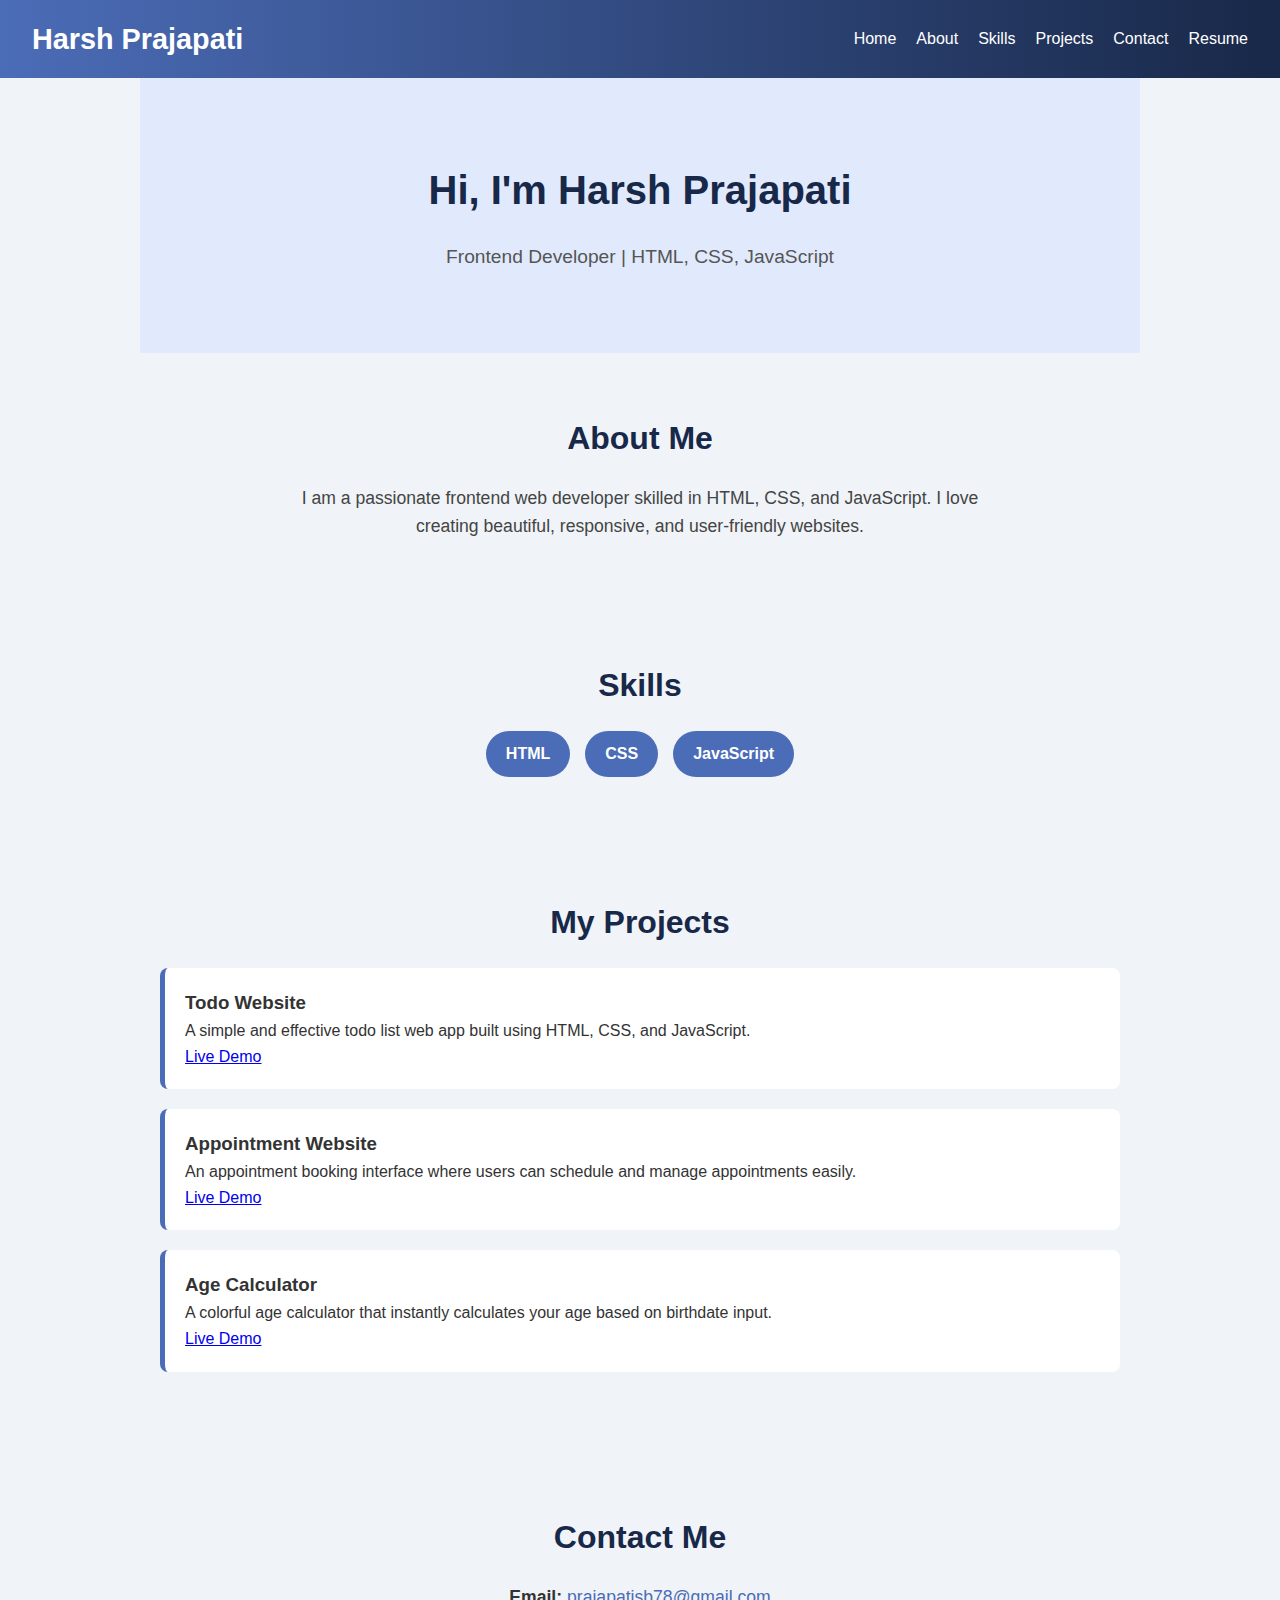
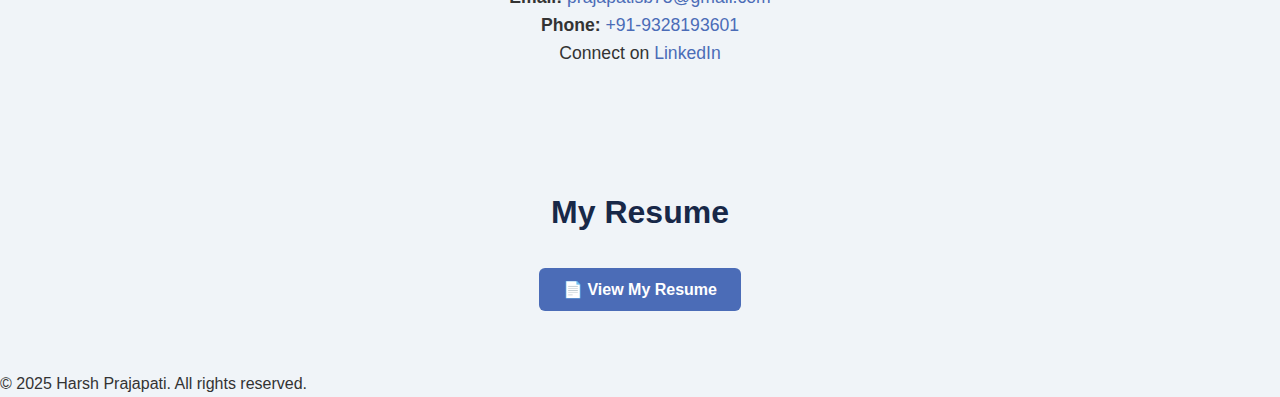
<file: index.html>
<head>
  <meta charset="UTF-8" />
  <meta name="viewport" content="width=device-width, initial-scale=1.0" />
  <meta name="description" content="Harsh Prajapati's frontend developer portfolio. Skilled in HTML, CSS, JavaScript, UI/UX design.">
  <meta name="keywords" content="Harsh Prajapati, Web Developer, Portfolio, HTML CSS JavaScript, UI UX, Projects">
  <title>Harsh Prajapati | Portfolio</title>
  <link rel="stylesheet" href="style.css" />
</head>

<body>

  <!-- Navbar -->
  <header>
    <nav>
      <h1 class="logo">Harsh Prajapati</h1>
      <div class="menu-toggle" id="menu-toggle">☰</div>
      <ul id="nav-links">
        <li><a href="#home">Home</a></li>
        <li><a href="#about">About</a></li>
        <li><a href="#skills">Skills</a></li>
        <li><a href="#projects">Projects</a></li>
        <li><a href="#contact">Contact</a></li>
        <li><a href="#resume">Resume</a></li>
      </ul>
    </nav>
  </header>

  <!-- Home -->
  <section id="home">
    <h2>Hi, I'm Harsh Prajapati</h2>
    <p>Frontend Developer | HTML, CSS, JavaScript</p>
  </section>

  <!-- About -->
  <section id="about">
    <h2>About Me</h2>
    <p>I am a passionate frontend web developer skilled in HTML, CSS, and JavaScript. I love creating beautiful, responsive, and user-friendly websites.</p>
  </section>

  <!-- Skills -->
  <section id="skills">
    <h2>Skills</h2>
    <ul>
      <li>HTML</li>
      <li>CSS</li>
      <li>JavaScript</li>
    </ul>
  </section>

  <!-- Projects -->
  
<section id="projects">
  <h2>My Projects</h2>

  <div class="project">
    <h3>Todo Website</h3>
    <p>A simple and effective todo list web app built using HTML, CSS, and JavaScript.</p>
    <a href="https://harsh78660.github.io/Todo-Web/" class="project-btn" target="_blank">Live Demo</a>
  </div>

  <div class="project">
    <h3>Appointment Website</h3>
    <p>An appointment booking interface where users can schedule and manage appointments easily.</p>
    <a href="https://harsh78660.github.io/Book-Appointment/" class="project-btn" target="_blank">Live Demo</a>
  </div>

  <div class="project">
    <h3>Age Calculator</h3>
    <p>A colorful age calculator that instantly calculates your age based on birthdate input.</p>
    <a href="https://harsh78660.github.io/Age-Find/" class="project-btn" target="_blank">Live Demo</a>
  </div>
</section>


  <!-- Contact -->
  <section id="contact">
    <h2>Contact Me</h2>
    <div class="contact-info">
      <p><strong>Email:</strong> <a href="mailto:prajapatisb78@gmail.com">prajapatisb78@gmail.com</a></p>
      <p><strong>Phone:</strong> <a href="tel:+919328193601">+91-9328193601</a></p>
      <p>Connect on <a href="https://www.linkedin.com/in/prajapati-harsh-126b02293" target="_blank">LinkedIn</a></p>
    </div>
  </section>

  <!-- Resume -->
  <section id="resume">
    <h2>My Resume</h2>
    <div class="download-btn">
      <button id="openResume">📄 View My Resume</button>
    </div>
  </section>

  <!-- Resume Modal -->
  <div id="resumeModal" class="modal">
    <div class="modal-content">
      <span class="close">&times;</span>
      <iframe src="Harsh_Prajapati_Resume.pdf" frameborder="0"></iframe>
    </div>
  </div>

  <!-- Footer -->
  <footer>
    <p>&copy; 2025 Harsh Prajapati. All rights reserved.</p>
  </footer>

  <!-- JS -->
  <script>
    const menuToggle = document.getElementById("menu-toggle");
    const navLinks = document.getElementById("nav-links");
    const modal = document.getElementById("resumeModal");
    const btn = document.getElementById("openResume");
    const close = document.querySelector(".close");

    menuToggle.onclick = () => navLinks.classList.toggle("active");
    document.querySelectorAll("#nav-links a").forEach(link => {
      link.onclick = () => navLinks.classList.remove("active");
    });

    btn.onclick = () => {
      modal.style.display = "block";
      document.body.style.overflow = "hidden";
    };
    close.onclick = () => {
      modal.style.display = "none";
      document.body.style.overflow = "auto";
    };
    window.onclick = e => {
      if (e.target == modal) {
        modal.style.display = "none";
        document.body.style.overflow = "auto";
      }
    };
  </script>

</body>
</html>
</file>
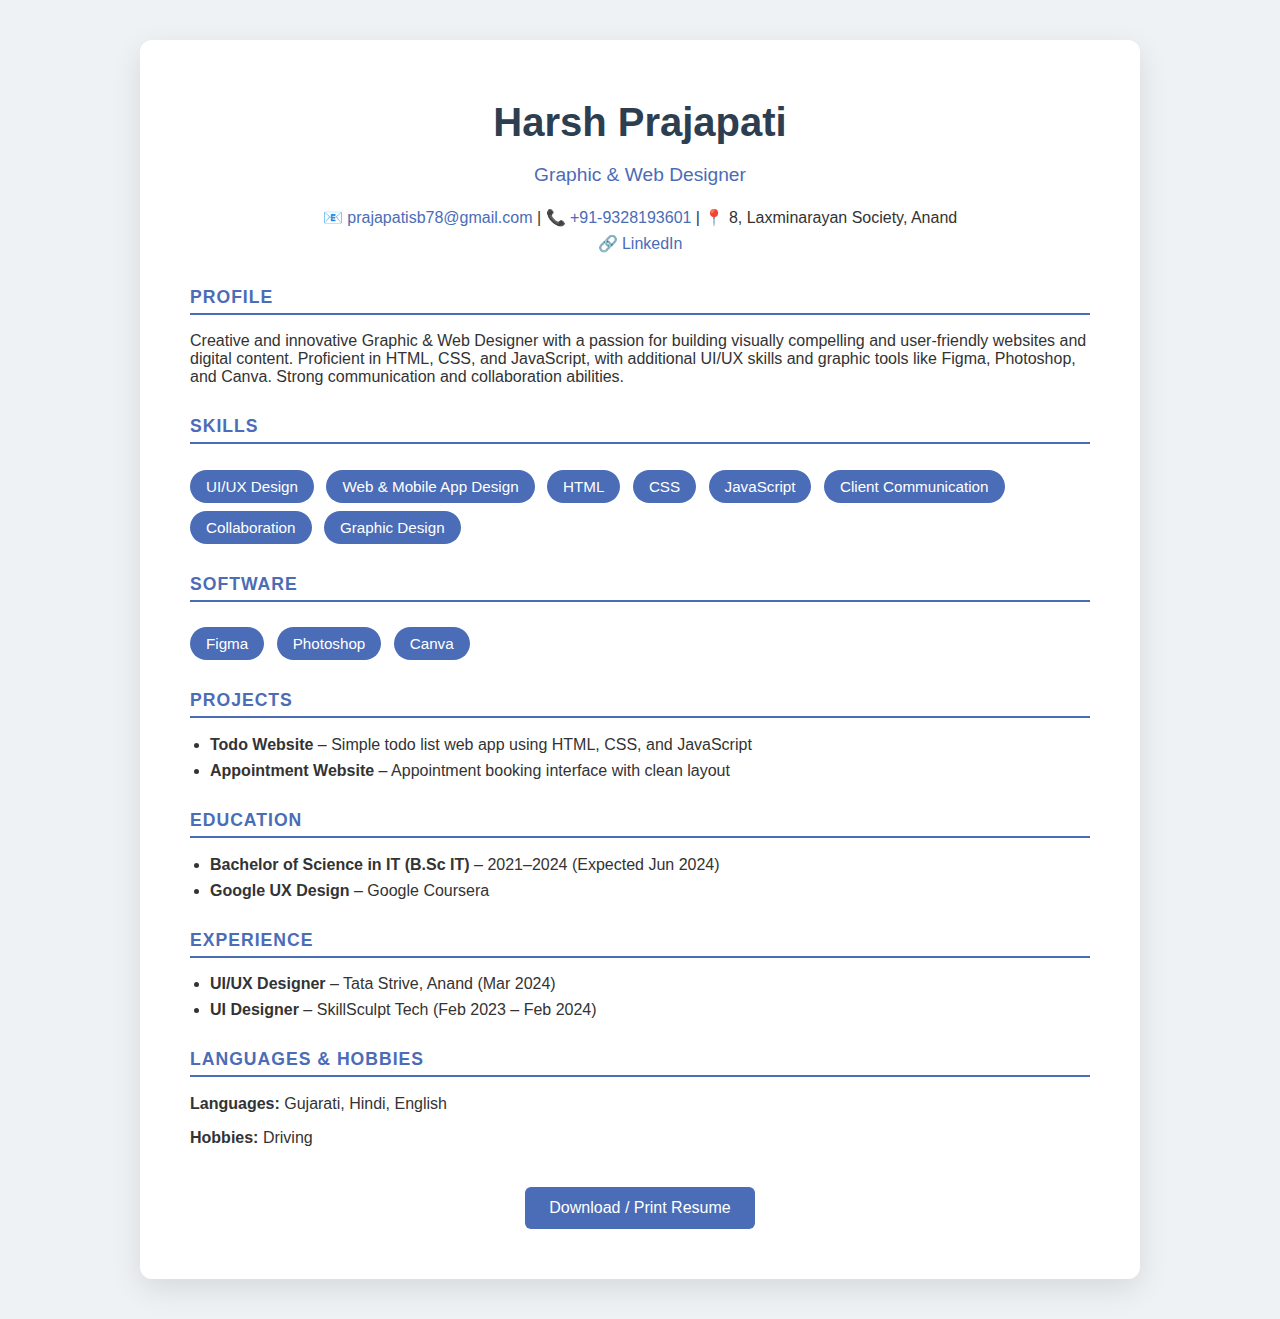
<file: resume.html>
<!DOCTYPE html>
<html lang="en">
<head>
  <meta charset="UTF-8" />
  <meta name="viewport" content="width=device-width, initial-scale=1.0" />
  <title>Harsh Prajapati - Resume</title>
  <style>
    body {
      font-family: 'Segoe UI', sans-serif;
      background: #eef2f5;
      margin: 0;
      padding: 40px;
      color: #333;
    }
    .container {
      max-width: 900px;
      margin: auto;
      background: white;
      padding: 50px;
      border-radius: 12px;
      box-shadow: 0 10px 30px rgba(0,0,0,0.1);
    }
    .header {
      text-align: center;
    }
    .header h1 {
      margin: 10px 0 5px;
      color: #2c3e50;
      font-size: 2.5rem;
    }
    .header p {
      font-size: 1.2rem;
      color: #4b6cb7;
    }
    .subheading {
      color: #4b6cb7;
      font-weight: bold;
      text-transform: uppercase;
      letter-spacing: 1px;
      margin-top: 30px;
      border-bottom: 2px solid #4b6cb7;
      padding-bottom: 5px;
      font-size: 1.1rem;
    }
    .info {
      text-align: center;
      font-size: 1rem;
      margin-top: 15px;
      line-height: 1.6;
    }
    .info a {
      color: #4b6cb7;
      text-decoration: none;
    }
    .info a:hover {
      text-decoration: underline;
    }
    .section {
      margin-top: 25px;
    }
    .skills span {
      display: inline-block;
      background: #4b6cb7;
      color: white;
      padding: 8px 16px;
      margin: 8px 8px 0 0;
      border-radius: 20px;
      font-size: 0.95rem;
    }
    ul {
      padding-left: 20px;
      margin-top: 10px;
    }
    ul li {
      margin-bottom: 8px;
    }
    .download-btn {
      margin-top: 40px;
      text-align: center;
    }
    .download-btn button {
      background: #4b6cb7;
      color: white;
      border: none;
      padding: 12px 24px;
      font-size: 1rem;
      border-radius: 6px;
      cursor: pointer;
      transition: background 0.3s ease;
    }
    .download-btn button:hover {
      background: #2c3e50;
    }
  </style>
</head>
<body>
  <div class="container" id="resume">
    <div class="header">
      <h1>Harsh Prajapati</h1>
      <p>Graphic & Web Designer</p>
    </div>

    <div class="info">
      <p>
        📧 <a href="mailto:prajapatisb78@gmail.com">prajapatisb78@gmail.com</a> | 
        📞 <a href="tel:+919328193601">+91-9328193601</a> | 
        📍 8, Laxminarayan Society, Anand<br>
        🔗 <a href="https://www.linkedin.com/in/prajapati-harsh-126b02293" target="_blank">LinkedIn</a>
      </p>
    </div>

    <div class="section">
      <h3 class="subheading">Profile</h3>
      <p>Creative and innovative Graphic & Web Designer with a passion for building visually compelling and user-friendly websites and digital content. Proficient in HTML, CSS, and JavaScript, with additional UI/UX skills and graphic tools like Figma, Photoshop, and Canva. Strong communication and collaboration abilities.</p>
    </div>

    <div class="section">
      <h3 class="subheading">Skills</h3>
      <div class="skills">
        <span>UI/UX Design</span>
        <span>Web & Mobile App Design</span>
        <span>HTML</span>
        <span>CSS</span>
        <span>JavaScript</span>
        <span>Client Communication</span>
        <span>Collaboration</span>
        <span>Graphic Design</span>
      </div>
    </div>

    <div class="section">
      <h3 class="subheading">Software</h3>
      <div class="skills">
        <span>Figma</span>
        <span>Photoshop</span>
        <span>Canva</span>
      </div>
    </div>

    <div class="section">
      <h3 class="subheading">Projects</h3>
      <ul>
        <li><strong>Todo Website</strong> – Simple todo list web app using HTML, CSS, and JavaScript</li>
        <li><strong>Appointment Website</strong> – Appointment booking interface with clean layout</li>
      </ul>
    </div>

    <div class="section">
      <h3 class="subheading">Education</h3>
      <ul>
        <li><strong>Bachelor of Science in IT (B.Sc IT)</strong> – 2021–2024 (Expected Jun 2024)</li>
        <li><strong>Google UX Design</strong> – Google Coursera</li>
      </ul>
    </div>

    <div class="section">
      <h3 class="subheading">Experience</h3>
      <ul>
        <li><strong>UI/UX Designer</strong> – Tata Strive, Anand (Mar 2024)</li>
        <li><strong>UI Designer</strong> – SkillSculpt Tech (Feb 2023 – Feb 2024)</li>
      </ul>
    </div>

    <div class="section">
      <h3 class="subheading">Languages & Hobbies</h3>
      <p><strong>Languages:</strong> Gujarati, Hindi, English</p>
      <p><strong>Hobbies:</strong> Driving</p>
    </div>

    <div class="download-btn">
      <button onclick="window.print()">Download / Print Resume</button>
    </div>
  </div>
</body>
</html>
</file>
<file: style.css>
/* Reset */
* {
  margin: 0;
  padding: 0;
  box-sizing: border-box;
  font-family: "Segoe UI", sans-serif;
  scroll-behavior: smooth;
}

body {
  background-color: #f0f4f8;
  color: #333;
  line-height: 1.6;
}

/* Navbar */
header {
  background: linear-gradient(90deg, #4b6cb7, #182848);
  color: white;
  padding: 1rem 2rem;
  position: sticky;
  top: 0;
  z-index: 10;
}

nav {
  display: flex;
  justify-content: space-between;
  align-items: center;
  flex-wrap: wrap;
}

.logo {
  font-size: 1.8rem;
  font-weight: bold;
}

nav ul {
  display: flex;
  list-style: none;
  gap: 20px;
}

nav ul li a {
  color: white;
  text-decoration: none;
  font-weight: 500;
}

nav ul li a:hover {
  color: #ffd700;
}

/* Hamburger */
.menu-toggle {
  display: none;
  font-size: 1.8rem;
  cursor: pointer;
  color: white;
}

/* Sections */
section {
  padding: 60px 20px;
  max-width: 1000px;
  margin: auto;
}

section h2 {
  text-align: center;
  font-size: 2rem;
  margin-bottom: 20px;
  color: #182848;
}

/* Home */
#home {
  background: #e0eafc;
  text-align: center;
  padding: 80px 20px;
}
#home h2 {
  font-size: 2.5rem;
}
#home p {
  font-size: 1.2rem;
  color: #555;
}

/* About */
#about p {
  max-width: 700px;
  margin: auto;
  font-size: 1.1rem;
  color: #444;
  text-align: center;
}

/* Skills */
#skills ul {
  display: flex;
  justify-content: center;
  flex-wrap: wrap;
  list-style: none;
  gap: 15px;
  margin-top: 20px;
}
#skills li {
  background: #4b6cb7;
  color: white;
  padding: 10px 20px;
  border-radius: 25px;
  font-weight: bold;
}

/* Projects */
.project {
  background: white;
  border-left: 5px solid #4b6cb7;
  padding: 20px;
  margin-bottom: 20px;
  border-radius: 8px;
  transition: transform 0.3s;
}
.project:hover {
  transform: scale(1.02);
}

/* Contact */
.contact-info {
  text-align: center;
  margin-top: 20px;
  font-size: 1.1rem;
}
.contact-info a {
  color: #4b6cb7;
  text-decoration: none;
}
.contact-info a:hover {
  text-decoration: underline;
}

/* Resume Button */
.download-btn {
  margin-top: 30px;
  text-align: center;
}
.download-btn button {
  background: #4b6cb7;
  color: white;
  border: none;
  padding: 12px 24px;
  font-size: 1rem;
  border-radius: 6px;
  cursor: pointer;
  font-weight: bold;
  transition: background 0.3s ease;
}
.download-btn button:hover {
  background: #2c3e50;
}

/* Modal */
.modal {
  display: none;
  position: fixed;
  z-index: 999;
  left: 0; top: 0;
  width: 100%;
  height: 100%;
  background-color: rgba(0,0,0,0.8);
  overflow: auto;
}
.modal-content {
  background: white;
  margin: 50px auto;
  padding: 20px;
  border-radius: 8px;
  width: 90%;
  max-width: 800px;
  position: relative;
}
.modal-content iframe {
  width: 100%;
  height: 80vh;
  border: none;
}
.close {
  position: absolute;
  top: 15px;
  right: 20px;
  font-size: 28px;
  font-weight: bold;
  color: #333;
  cursor: pointer;
}
.close:hover {
  color: #4b6cb7;
}

/* Responsive */
@media (max-width: 768px) {
  nav {
    flex-direction: column;
    align-items: flex-start;
  }

  .menu-toggle {
    display: block;
  }

  nav ul {
    display: none;
    flex-direction: column;
    width: 100%;
    background-color: #182848;
    padding: 10px 0;
  }

  nav ul.active {
    display: flex;
  }

  nav ul li {
    width: 100%;
    text-align: left;
    padding: 10px 20px;
  }

  nav ul li a {
    display: block;
    width: 100%;
  }

  section h2 {
    font-size: 1.6rem;
  }

  #home h2 {
    font-size: 2rem;
  }

  #home p {
    font-size: 1rem;
  }

  .modal-content iframe {
    height: 70vh;
  }
}
/* Project live link button */
.project-link {
  display: inline-block;
  margin-top: 10px;
  background: #4b6cb7;
  color: white;
  padding: 8px 16px;
  border-radius: 6px;
  text-decoration: none;
  font-weight: 500;
  transition: background 0.3s ease;
}

.project-link:hover {
  background: #2c3e50;
}
</file>
